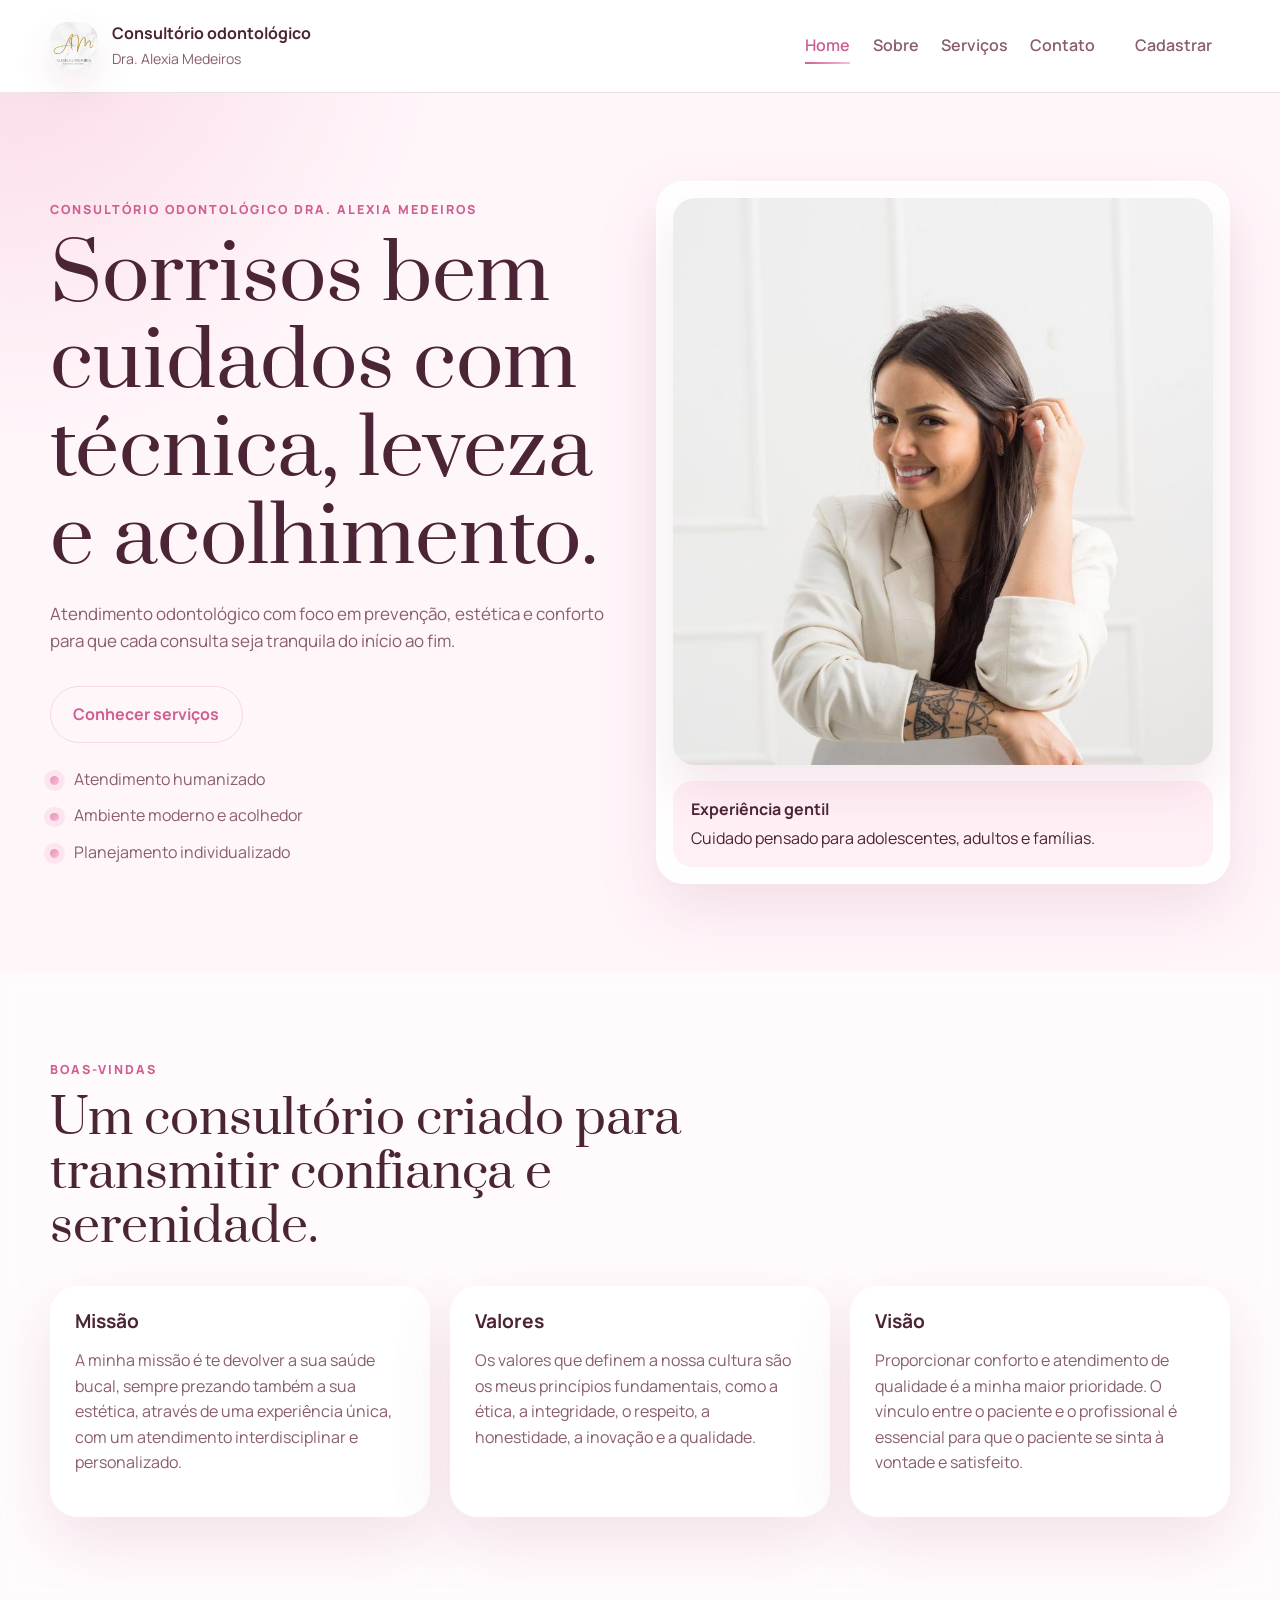
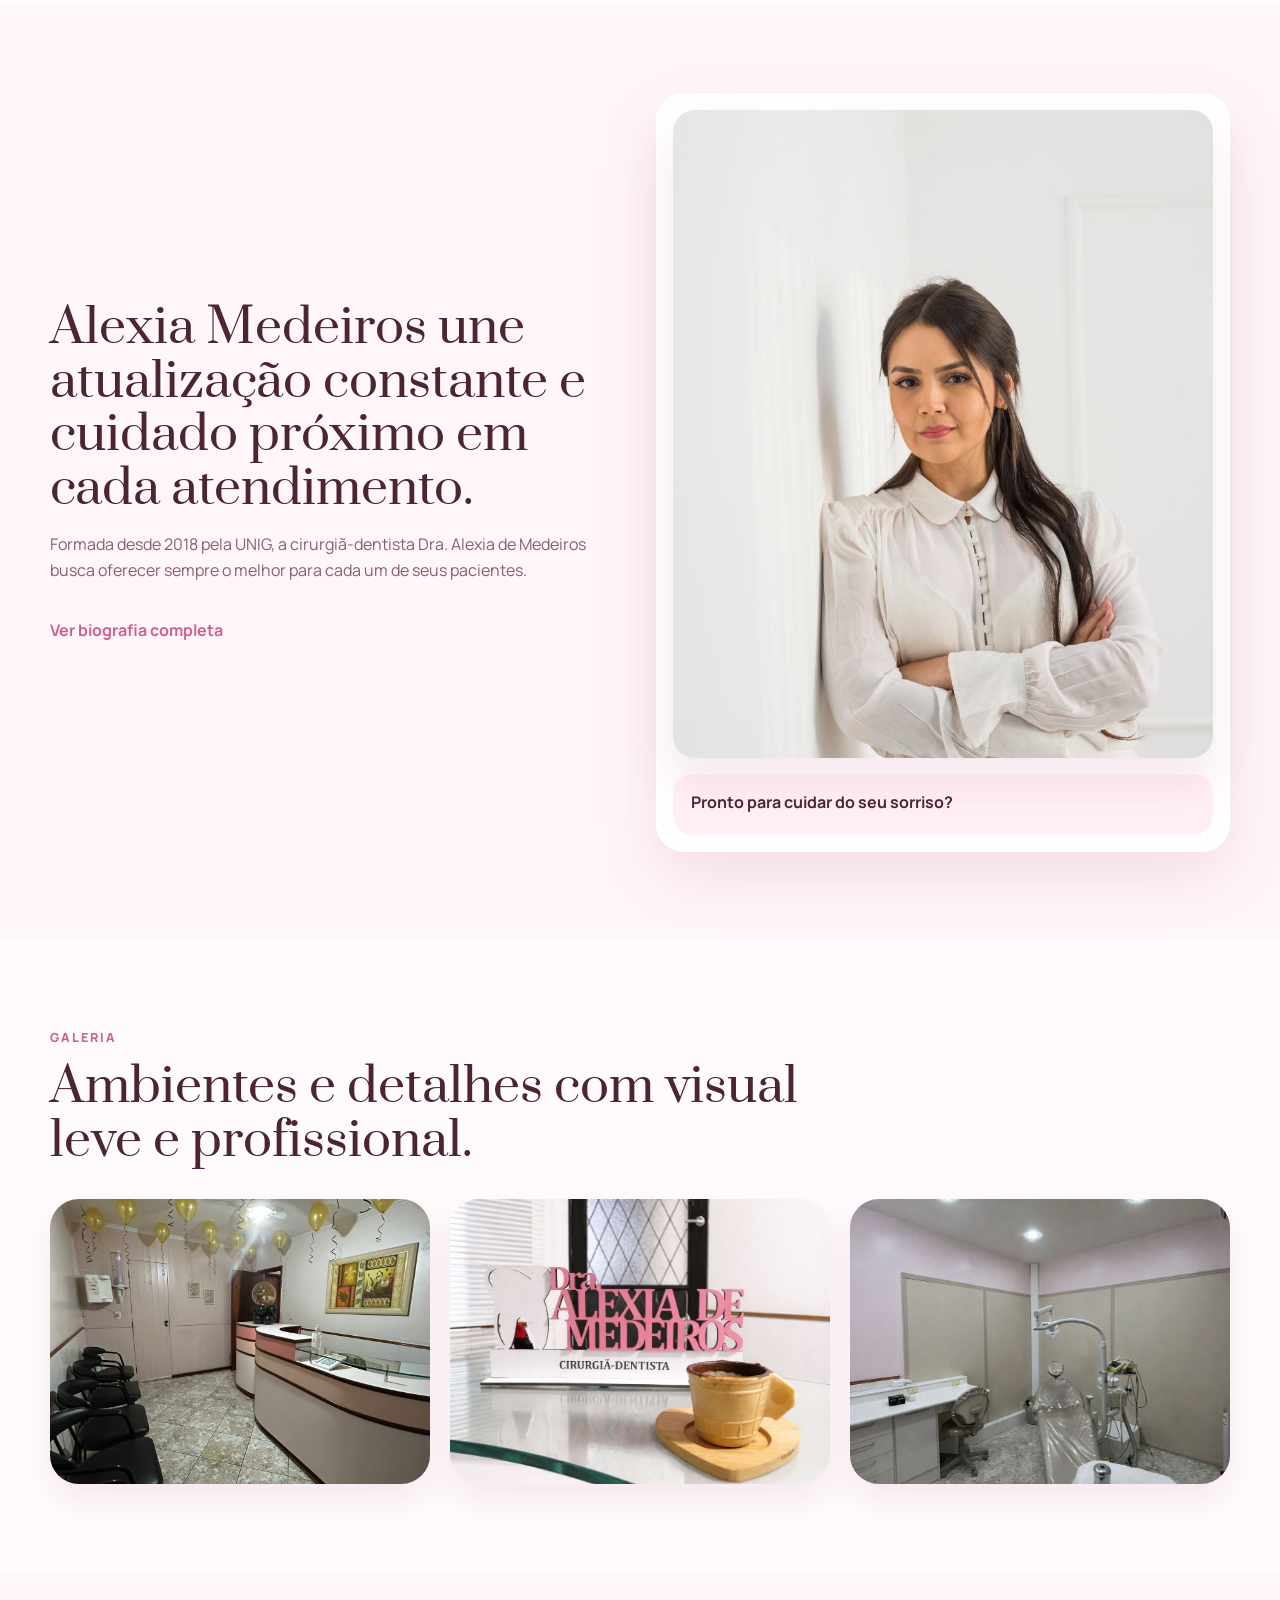
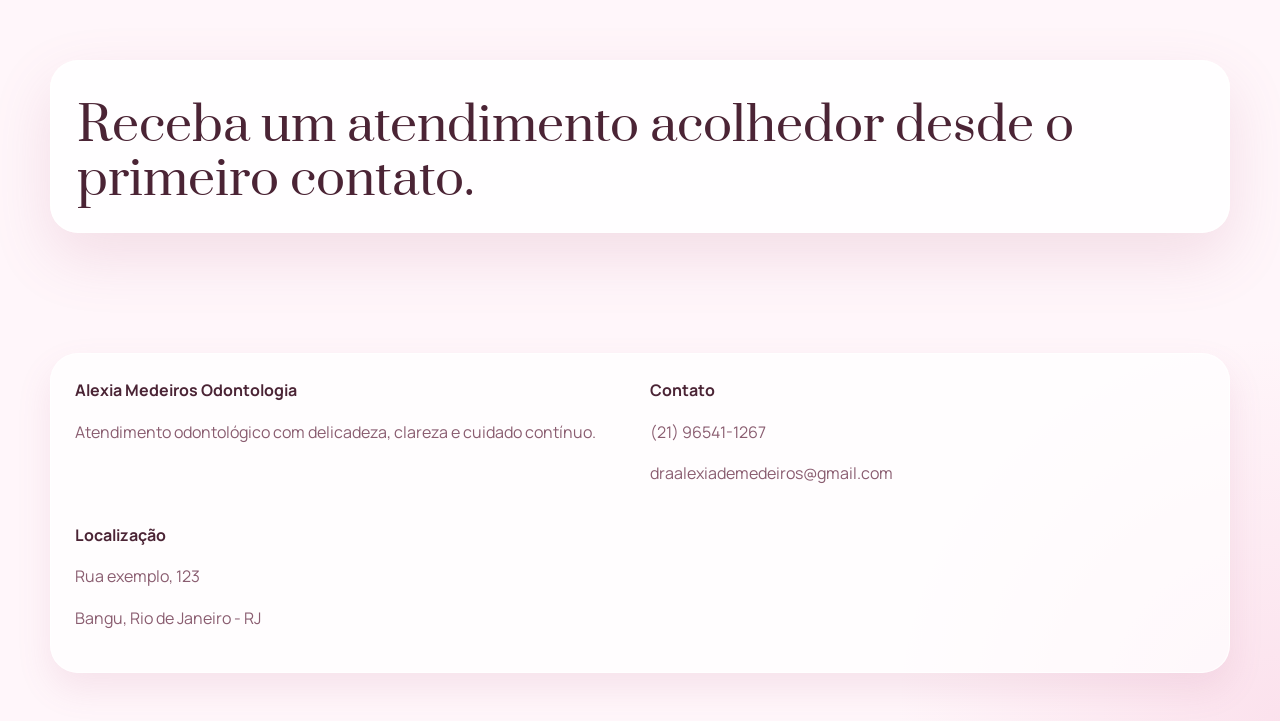
<file: index.html>
<!DOCTYPE html>
<html lang="pt-BR">
<head>
  <meta charset="UTF-8">
  <meta name="viewport" content="width=device-width, initial-scale=1.0">
  <meta name="description" content="Alexa Medeiros Odontologia com atendimento humanizado, estrutura acolhedora e soluções modernas para o seu sorriso.">
  <title>Alexia Medeiros Odontologia</title>
  <link rel="preconnect" href="https://fonts.googleapis.com">
  <link rel="preconnect" href="https://fonts.gstatic.com" crossorigin>
  <link href="https://fonts.googleapis.com/css2?family=Manrope:wght@400;500;600;700;800&family=Prata&display=swap" rel="stylesheet">
 <link rel="stylesheet" href="css/style.css">
</head>
<body data-page="home">
  <header class="site-header">
    <div class="container nav-shell">
      <a class="brand" href="index.html" aria-label="Alexa Medeiros Odontologia">
        <img src="images/alexialogo.jpeg" alt="AM" class="brand-mark">
        <span class="brand-text">
          <strong>Consultório odontológico</strong>
          <span>Dra. Alexia Medeiros</span>
        </span>
      </a>
      <button class="nav-toggle" type="button" aria-expanded="false" aria-controls="site-nav" aria-label="Abrir menu">
        <span></span>
        <span></span>
      </button>
      <nav class="site-nav" id="site-nav" aria-label="Principal">
        <a href="index.html" data-nav="home">Home</a>
        <a href="sobre.html" data-nav="sobre">Sobre</a>
        <a href="servicos.html" data-nav="servicos">Serviços</a>
        <a href="contato.html" data-nav="contato">Contato</a>
        <a href="cadastro.html" data-nav="cadastro" class="button--nav">Cadastrar</a>
      </nav>
    </div>
  </header>

  <main>
    <section class="hero section">
      <div class="container hero-grid">
        <div class="hero-copy reveal">
          <p class="eyebrow">Consultório odontológico Dra. Alexia Medeiros</p>
          <h1>Sorrisos bem cuidados com técnica, leveza e acolhimento.</h1>
          <p class="lead">Atendimento odontológico com foco em prevenção, estética e conforto para que cada consulta seja tranquila do início ao fim.</p>
          <div class="hero-actions">
            <a class="button button--ghost" href="servicos.html">Conhecer serviços</a>
          </div>
          <ul class="hero-points">
            <li>Atendimento humanizado</li>
            <li>Ambiente moderno e acolhedor</li>
            <li>Planejamento individualizado</li>
          </ul>
        </div>
        <div class="hero-visual reveal reveal-delay">
          <div class="hero-card">
            <div class="image-frame image-frame--hero">
              <img src="images/dra.png" alt="Ilustração representando atendimento odontológico acolhedor.">
            </div>
            <div class="hero-badge">
              <strong>Experiência gentil</strong>
              <span>Cuidado pensado para adolescentes, adultos e famílias.</span>
            </div>
          </div>
        </div>
      </div>
    </section>

    <section class="section section-soft">
      <div class="container">
        <div class="section-heading reveal">
          <p class="eyebrow">Boas-vindas</p>
          <h2>Um consultório criado para transmitir confiança e serenidade.</h2>
        </div>
        <div class="feature-grid">
          <article class="feature-card reveal">
            <h3>Missão</h3>
            <p>A minha missão é te devolver a sua saúde bucal, sempre prezando também a sua estética, através de uma experiência única, com um atendimento interdisciplinar e personalizado.</p>
          </article>
          <article class="feature-card reveal">
            <h3>Valores</h3>
            <p>Os valores que definem a nossa cultura são os meus princípios fundamentais, como a ética, a integridade, o respeito, a honestidade, a inovação e a qualidade.</p>
          </article>
          <article class="feature-card reveal">
            <h3>Visão</h3>
            <p>Proporcionar conforto e atendimento de qualidade é a minha maior prioridade.
O vínculo entre o paciente e o profissional é essencial para que o paciente se sinta à vontade e satisfeito.</p>
          </article>
        </div>
      </div>
    </section>

    <section class="section">
      <div class="container split-layout">
        <div class="reveal">
         
          <h2>Alexia Medeiros une atualização constante e cuidado próximo em cada atendimento.</h2>
          <p>Formada desde 2018 pela UNIG, a cirurgiã-dentista Dra. Alexia de Medeiros busca oferecer sempre o melhor para cada um de seus pacientes.</p>
          <a class="text-link" href="sobre.html">Ver biografia completa</a>
        </div>
        <div class="portrait-panel reveal reveal-delay">
          <div class="image-frame image-frame--portrait">
            <img src="images/alexiaparede.jpeg" alt="Espaço reservado para foto profissional da dentista Alexa Medeiros.">
          </div>
          <div class="portrait-note">
            <strong>Pronto para cuidar do seu sorriso?</strong>
            <span></span>
          </div>
        </div>
      </div>
    </section>
<section class="section section-soft">
  <div class="container">
    <div class="section-heading reveal">
      <p class="eyebrow">Galeria</p>
      <h2>Ambientes e detalhes com visual leve e profissional.</h2>
    </div>

    <div class="gallery-grid">
      <figure class="gallery-card reveal">
        <img src="images/recepção.jpeg" alt="Consultório odontológico clean">
      </figure>

      <figure class="gallery-card reveal">
        <img src="images/testee.jpeg" alt="Atendimento odontológico humanizado">
      </figure>

      <figure class="gallery-card reveal">
        <img src="images/sala.jpeg" alt="Equipamentos modernos">
      </figure>
    </div>

  </div>
</section>

    <section class="section">
        <div class="container cta-band reveal">
        <div>
          <p class="eyebrow"></p>
          <h2>Receba um atendimento acolhedor desde o primeiro contato.</h2>
        </div>
      </div>
    </section>
  </main>

  <footer class="site-footer">
    <div class="container footer-grid">
      <div>
        <strong>Alexia Medeiros Odontologia</strong>
        <p>Atendimento odontológico com delicadeza, clareza e cuidado contínuo.</p>
      </div>
      <div>
        <strong>Contato</strong>
        <p>(21) 96541-1267</p>
        <p>Draalexiademedeiros@gmail.com</p>
      </div>
      <div>
        <strong>Localização</strong>
        <p>Rua exemplo, 123</p>
        <p>Bangu, Rio de Janeiro - RJ</p>
      </div>
    </div>
  </footer>
<script src="js/site-config.js"></script>
<script src="js/script.js"></script>
</body>
</html>
</file>
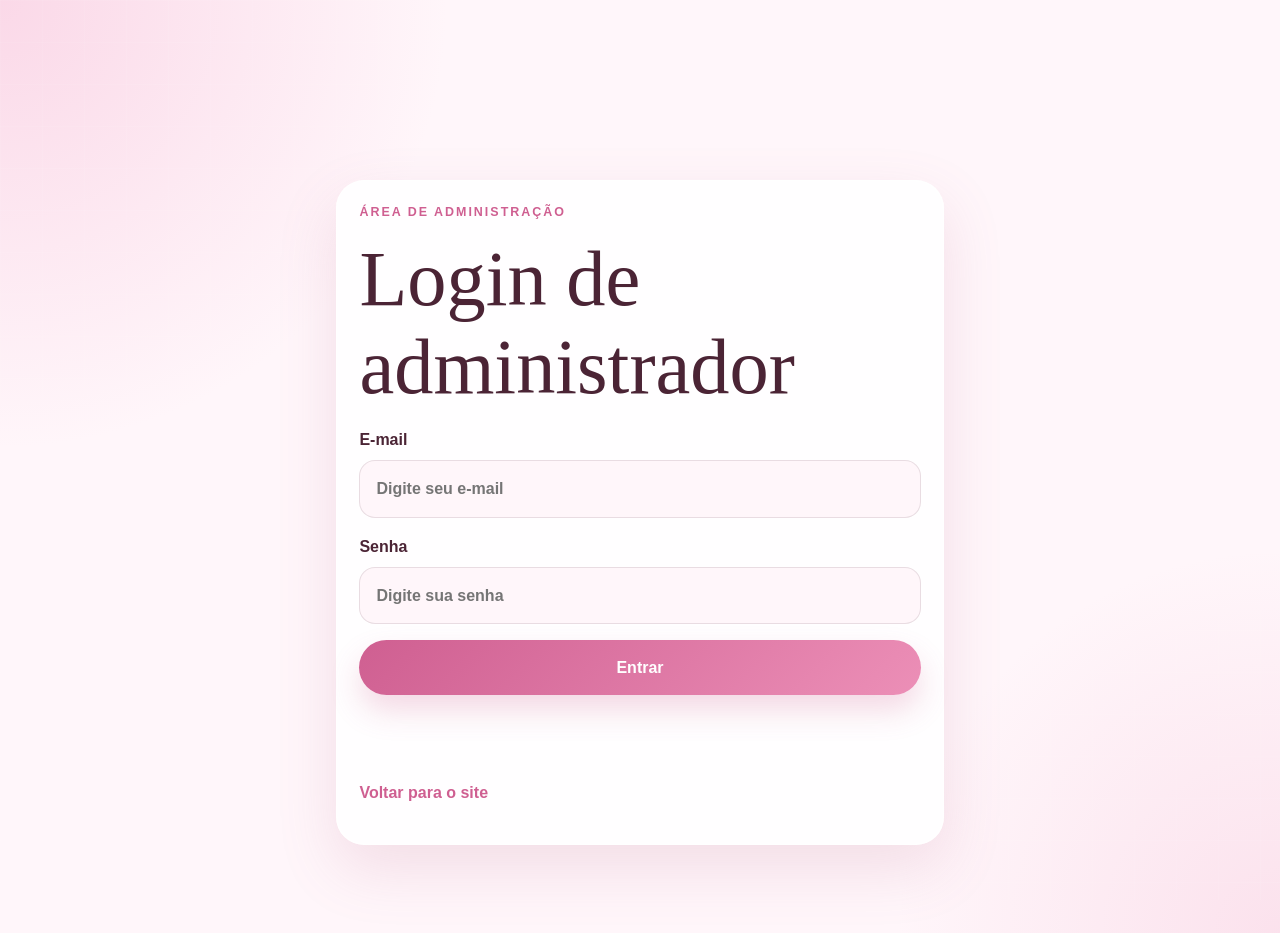
<file: admin.html>
<!DOCTYPE html>
<html lang="pt-BR">
<head>
  <meta charset="utf-8">
  <meta name="viewport" content="width=device-width,initial-scale=1">
  <title>Painel Administrativo</title>
  <link rel="stylesheet" href="css/admin.css">
  <link rel="stylesheet" href="css/style.css">
</head>
<body data-page="admin">
  <div class="admin-shell">
    <aside class="admin-sidebar">
      <div class="admin-brand">
        <strong>Painel</strong>
      </div>
      <nav>
        <button type="button" class="sidebar-link" data-section="dashboard">Dashboard</button>
        <button type="button" class="sidebar-link" data-section="patients">Pacientes Cadastrados</button>
        <button type="button" class="sidebar-link" data-section="appointments">Agendamentos</button>
        <button type="button" class="sidebar-link" data-section="site">Editar Site</button>
        <button type="button" class="sidebar-link" data-section="settings">Configurações</button>
      </nav>
      <div class="sidebar-footer">
        <button id="admin-logout" class="sidebar-link">Sair</button>
      </div>
    </aside>
    <main class="admin-main">
      <header class="admin-header">
        <div>
          <h1>Admin</h1>
        </div>
        <div class="admin-meta">
          <span id="current-user-role"></span>
        </div>
      </header>
      <div id="admin-content" class="admin-content"></div>
    </main>
  </div>

  <script src="js/site-config.js"></script>
  <script src="js/app.js"></script>
  <script src="js/admin.js"></script>
</body>
</html>
</file>
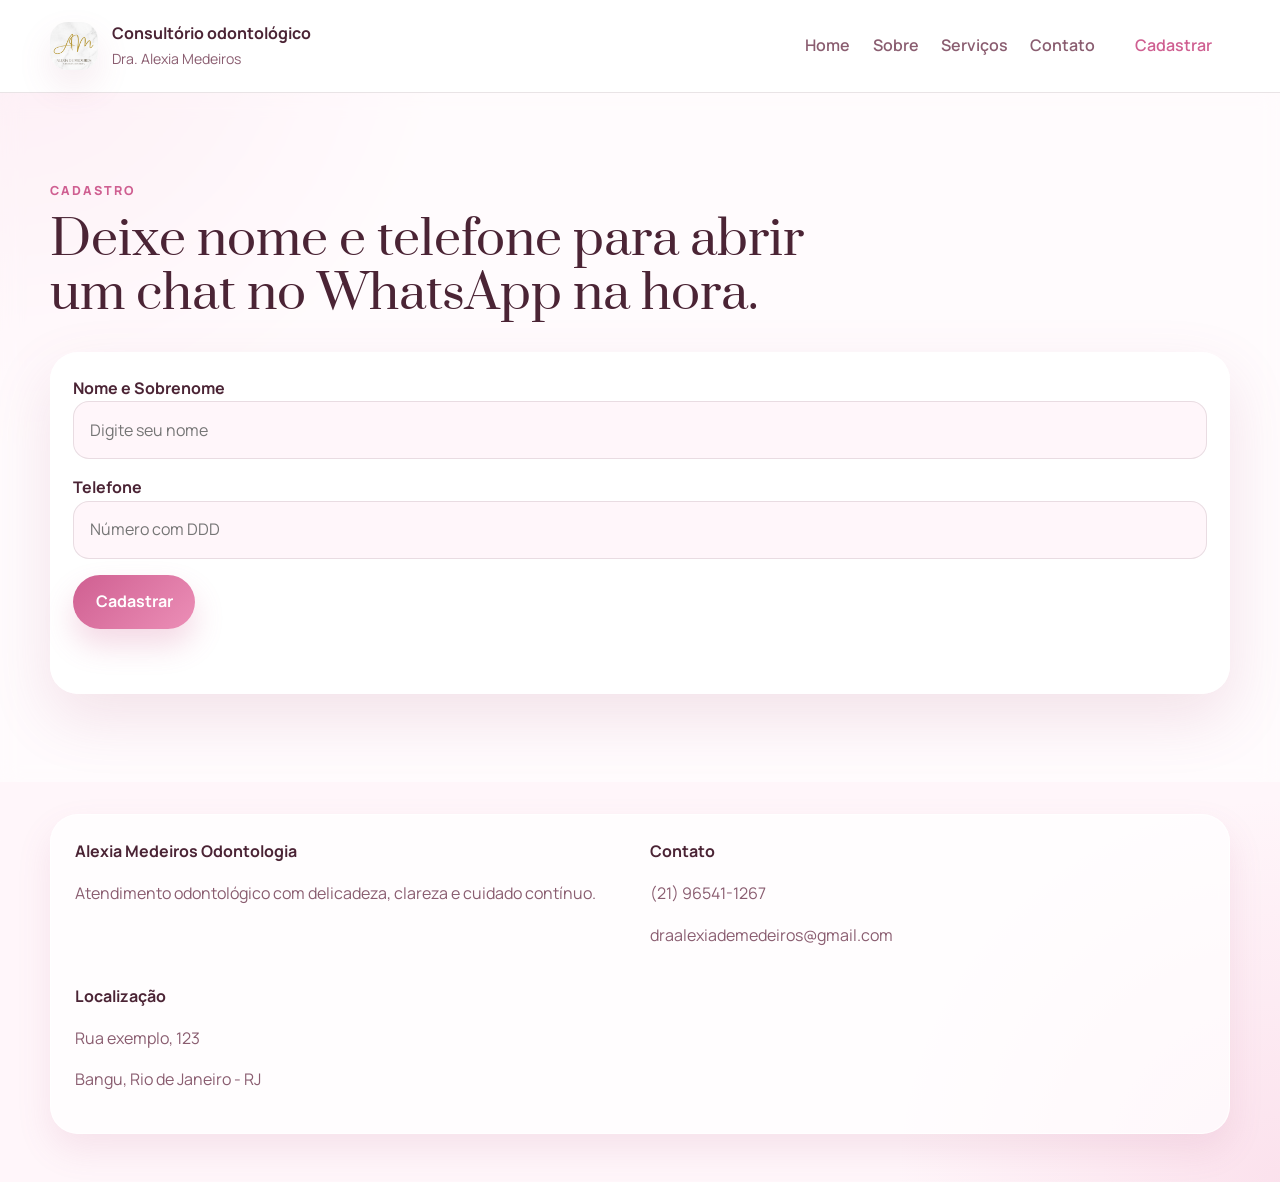
<file: cadastro.html>
<!DOCTYPE html>
<html lang="pt-BR">
<head>
  <meta charset="UTF-8">
  <meta name="viewport" content="width=device-width, initial-scale=1.0">
  <meta name="description" content="Cadastro rápido para receber mensagem no WhatsApp assim que você se cadastrar.">
  <title>Cadastro — Alexia Medeiros Odontologia</title>
  <link rel="preconnect" href="https://fonts.googleapis.com">
  <link rel="preconnect" href="https://fonts.gstatic.com" crossorigin>
  <link href="https://fonts.googleapis.com/css2?family=Manrope:wght@400;500;600;700;800&family=Prata&display=swap" rel="stylesheet">
  <link rel="stylesheet" href="css/style.css">
</head>
<body data-page="cadastro">
  <header class="site-header">
    <div class="container nav-shell">
      <a class="brand" href="index.html" aria-label="Alexa Medeiros Odontologia">
        <img src="images/alexialogo.jpeg" alt="AM" class="brand-mark">
        <span class="brand-text">
          <strong>Consultório odontológico</strong>
          <span>Dra. Alexia Medeiros</span>
        </span>
      </a>
      <button class="nav-toggle" type="button" aria-expanded="false" aria-controls="site-nav" aria-label="Abrir menu">
        <span></span>
        <span></span>
      </button>
      <nav class="site-nav" id="site-nav" aria-label="Principal">
        <a href="index.html" data-nav="home">Home</a>
        <a href="sobre.html" data-nav="sobre">Sobre</a>
        <a href="servicos.html" data-nav="servicos">Serviços</a>
        <a href="contato.html" data-nav="contato">Contato</a>
        <a href="cadastro.html" data-nav="cadastro" class="button--nav">Cadastrar</a>
      </nav>
    </div>
  </header>

  <main>
    <section class="section section-soft">
      <div class="container">
        <div class="section-heading reveal">
          <p class="eyebrow">Cadastro</p>
          <h2>Deixe nome e telefone para abrir um chat no WhatsApp na hora.</h2>
        </div>

        <div class="form-card reveal">
          <form id="cadastro-form" class="site-form">
            <div class="field">
              <label for="cadastro-nome">Nome e Sobrenome</label>
              <input id="cadastro-nome" name="nome" type="text" required placeholder="Digite seu nome">
            </div>
            <div class="field">
              <label for="cadastro-telefone">Telefone</label>
              <input id="cadastro-telefone" name="telefone" type="tel" required placeholder="Número com DDD">
            </div>
            <div class="field">
              <button type="submit" class="button">Cadastrar</button>
            </div>
            <p id="cadastro-feedback" class="form-feedback"></p>
          </form>

        
        </div>
      </div>
    </section>
  </main>

  <footer class="site-footer">
    <div class="container footer-grid">
      <div>
        <strong>Alexia Medeiros Odontologia</strong>
        <p>Atendimento odontológico com delicadeza, clareza e cuidado contínuo.</p>
      </div>
      <div>
        <strong>Contato</strong>
        <p>(21) 96541-1267</p>
        <p>draalexiademedeiros@gmail.com</p>
      </div>
      <div>
        <strong>Localização</strong>
        <p>Rua exemplo, 123</p>
        <p>Bangu, Rio de Janeiro - RJ</p>
      </div>
    </div>
  </footer>

  <script src="js/site-config.js"></script>
  <script src="js/script.js"></script>
</body>
</html>
</file>
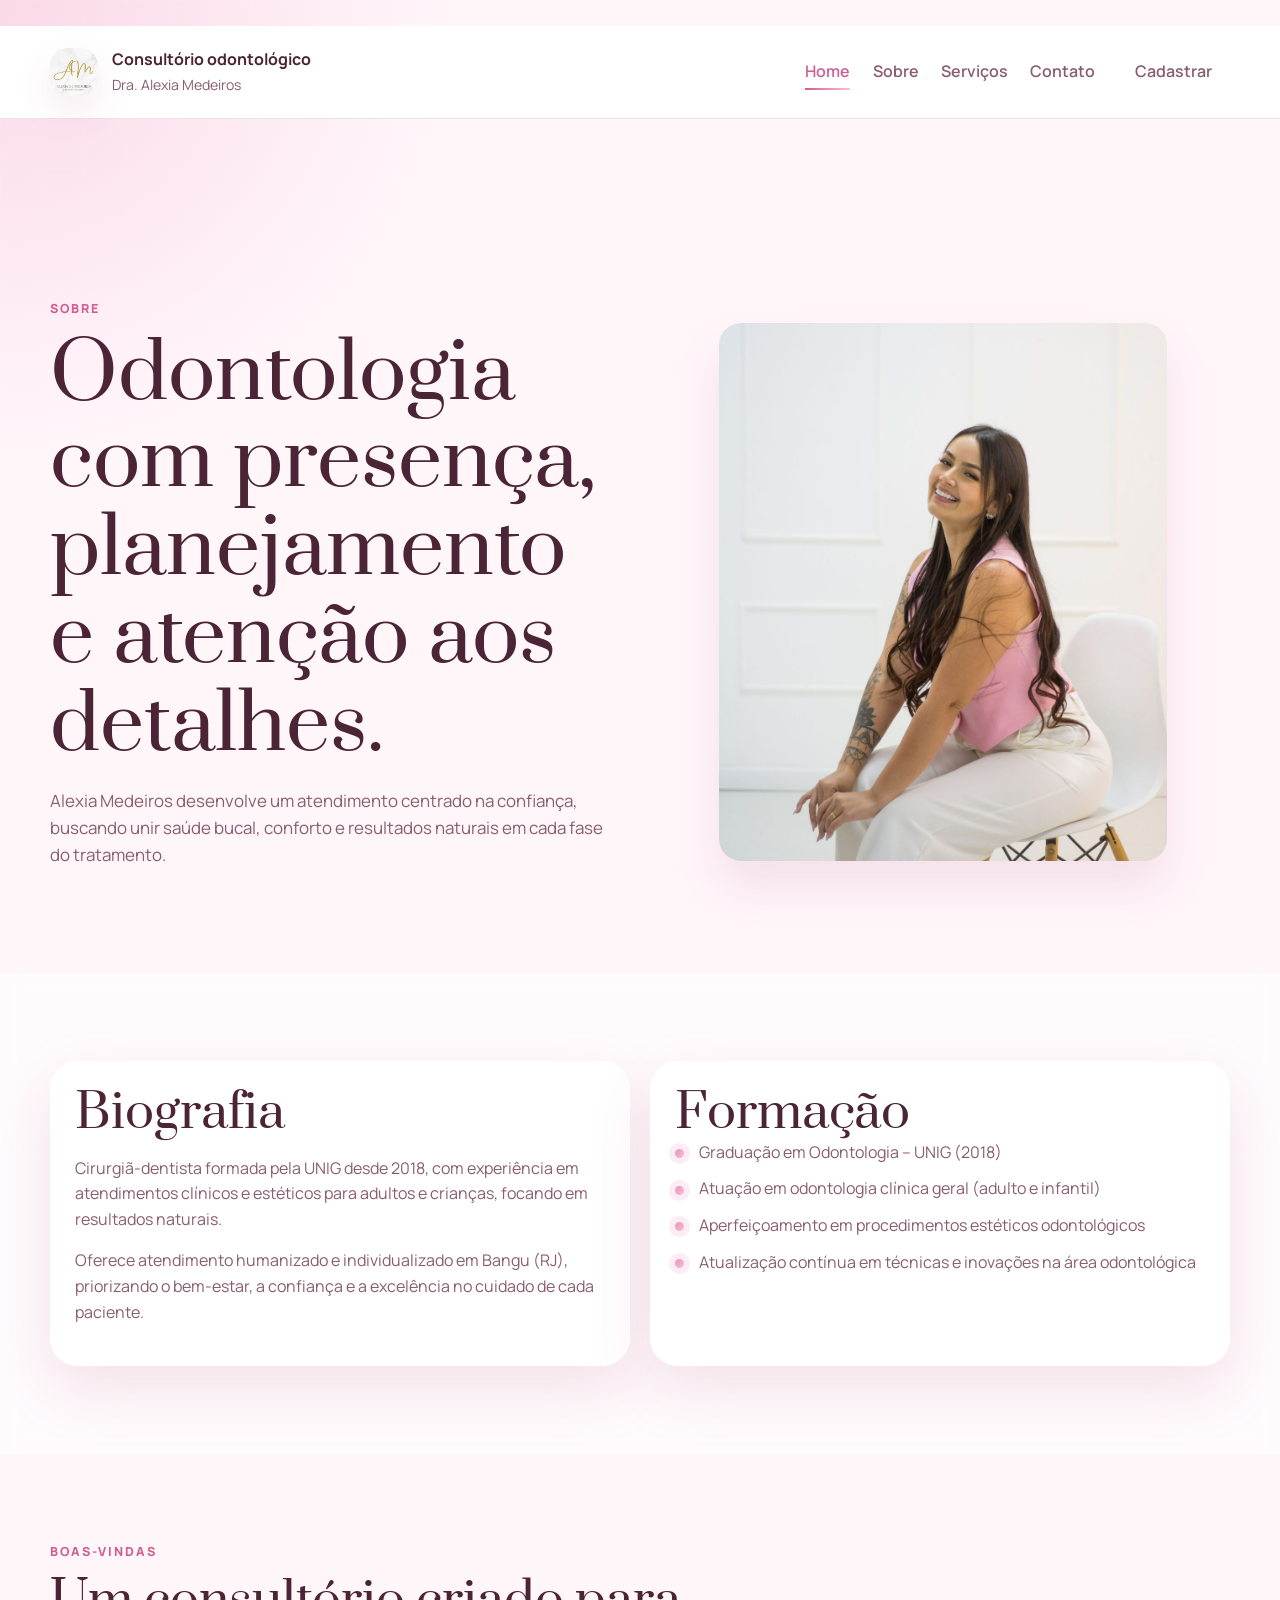
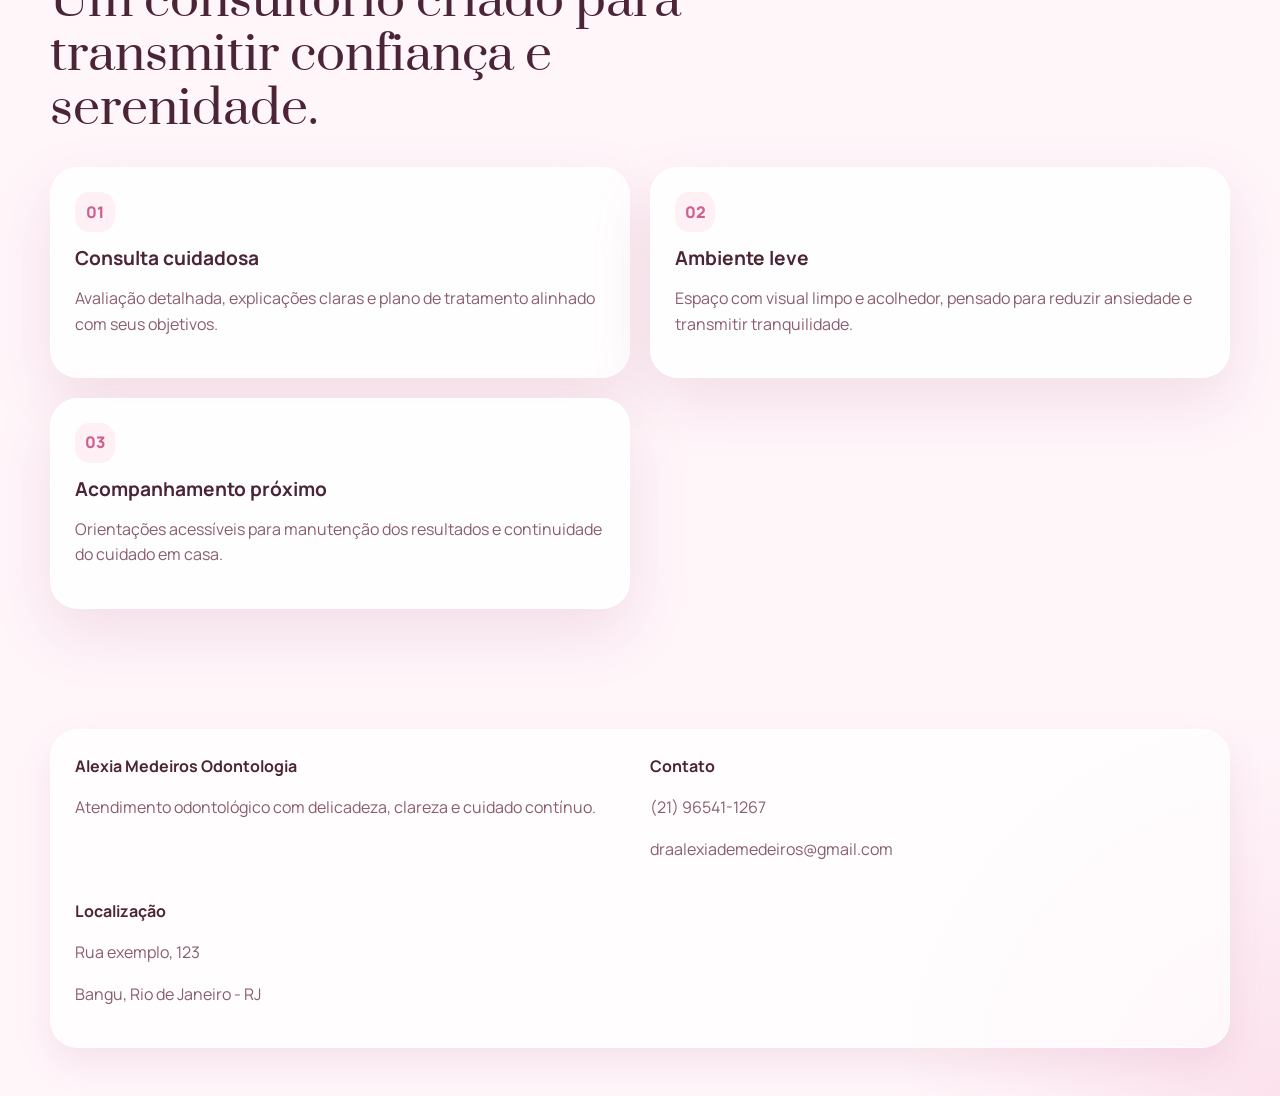
<file: consultorio.html>
﻿﻿﻿<!DOCTYPE html>
<html lang="pt-BR">
<head>
  <meta charset="UTF-8">
  <meta http-equiv="refresh" content="0; url=sobre.html">
  <meta name="viewport" content="width=device-width, initial-scale=1.0">
  <title>Redirecionando...</title>
  <script>window.location.replace('sobre.html');</script>
</head>
<body>
  <p>Redirecionando para <a href="sobre.html">sobre.html</a>...</p>
</body>
</html>
</file>
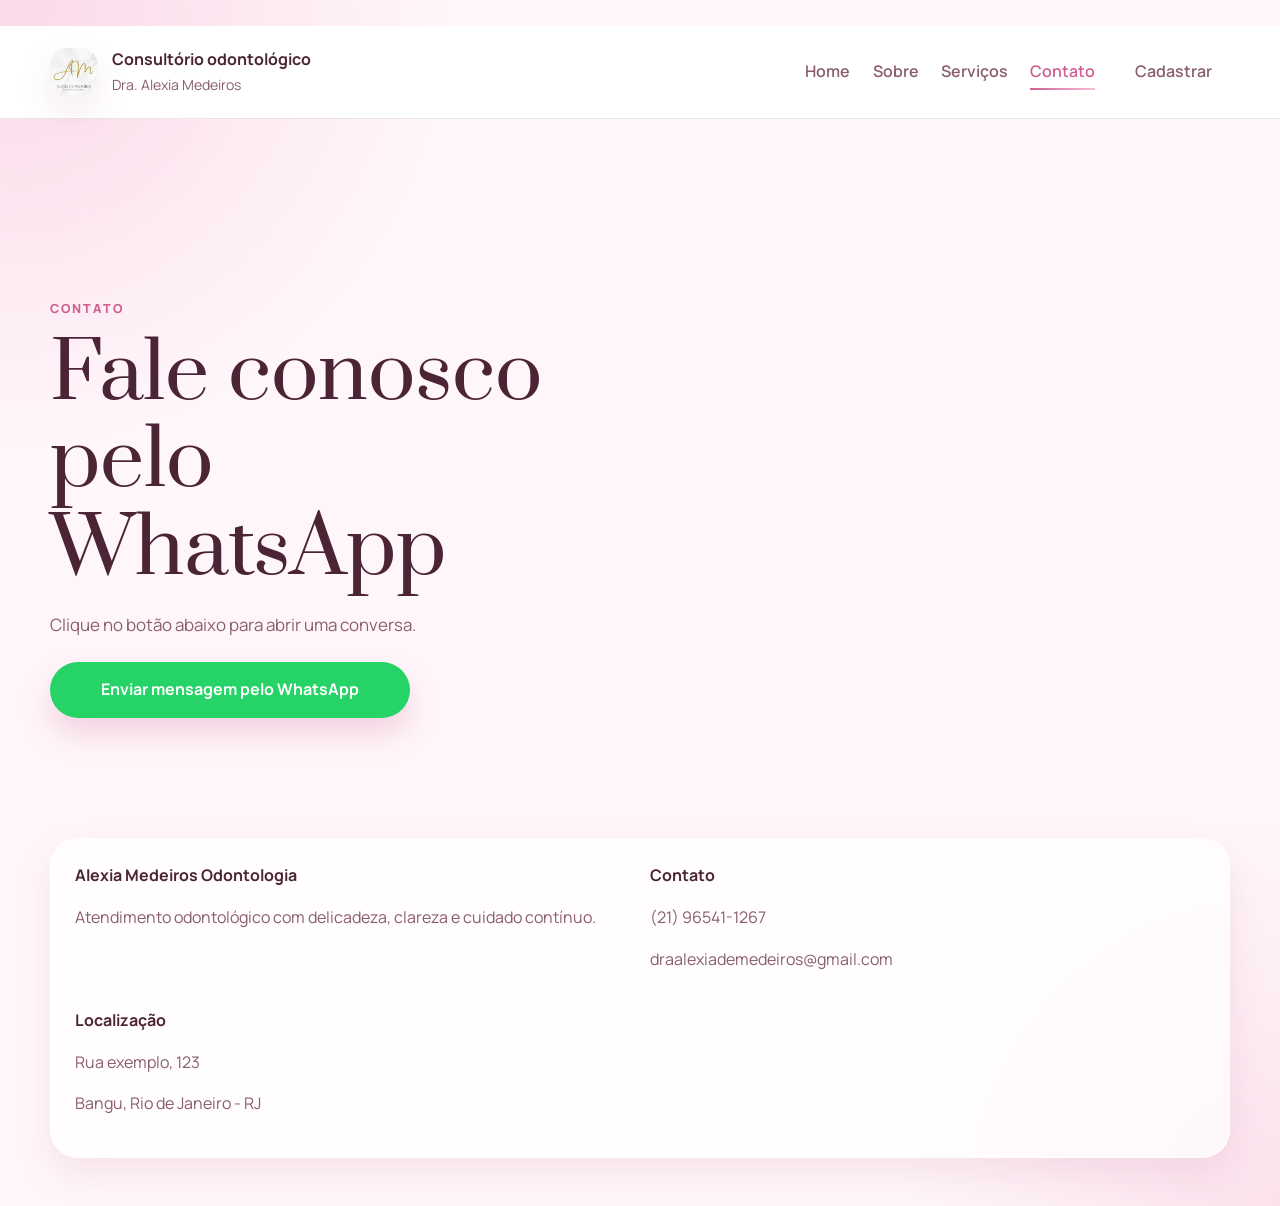
<file: contato.html>
﻿﻿<!DOCTYPE html>
<html lang="pt-BR">
<head>
  <meta charset="UTF-8">
  <meta name="viewport" content="width=device-width, initial-scale=1.0">
  <meta name="description" content="Alexa Medeiros Odontologia com atendimento humanizado, estrutura acolhedora e soluções modernas para o seu sorriso.">
  <title>Alexia Medeiros Odontologia</title>
  <link rel="preconnect" href="https://fonts.googleapis.com">
  <link rel="preconnect" href="https://fonts.gstatic.com" crossorigin>
  <link href="https://fonts.googleapis.com/css2?family=Manrope:wght@400;500;600;700;800&family=Prata&display=swap" rel="stylesheet">
 <link rel="stylesheet" href="css/style.css">
</head>
<body data-page="contato">
  <header class="site-header">
    <div class="container nav-shell">
      <a class="brand" href="index.html" aria-label="Alexa Medeiros Odontologia">
         <img src="images/alexialogo.jpeg" alt="AM" class="brand-mark">
        <span class="brand-text">
          <strong>Consultório Odontológico</strong>
          <span>Dra.Alexa Medeiros</span>
        </span>
      </a>
      <button class="nav-toggle" type="button" aria-expanded="false" aria-controls="site-nav" aria-label="Abrir menu">
        <span></span>
        <span></span>
      </button>
      <nav class="site-nav" id="site-nav" aria-label="Principal">
        <a href="index.html" data-nav="home">Home</a>
        <a href="sobre.html" data-nav="sobre">Sobre</a>
        <a href="servicos.html" data-nav="servicos">Serviços</a>
        <a href="contato.html" data-nav="contato">Contato</a>
        <a href="cadastro.html" data-nav="cadastro" class="button--nav">Cadastrar</a>
      </nav>
    </div>
  </header>

  <main class="page-main">
    <section class="section page-hero">
      <div class="container contact-layout">
        <div class="reveal">
          <p class="eyebrow">Contato</p>
          <h1>Fale conosco pelo WhatsApp</h1>
          <p class="lead">Clique no botão abaixo para abrir uma conversa.</p>
          <div style="margin-top:1.5rem; max-width:360px;">
            <a class="button button--whatsapp" href="https://wa.me/5521965411267" target="_blank" rel="noopener noreferrer">Enviar mensagem pelo WhatsApp</a>
          </div>
        </div>
      </div>
    </section>
  </main>

  <footer class="site-footer">
    <div class="container footer-grid">
      <div>
        <strong>Alexia Medeiros Odontologia</strong>
        <p>Atendimento odontológico com delicadeza, clareza e cuidado contínuo.</p>
      </div>
      <div>
        <strong>Contato</strong>
        <p>(21) 96541-1267</p>
        <p>draalexiademedeiros@gmail.com</p>
      </div>
      <div>
        <strong>Localização</strong>
        <p>Rua exemplo, 123</p>
        <p>Bangu, Rio de Janeiro - RJ</p>
      </div>
    </div>
  </footer>

  <script src="js/site-config.js"></script>
  <script src="js/script.js"></script>
</body>
</html>
</file>
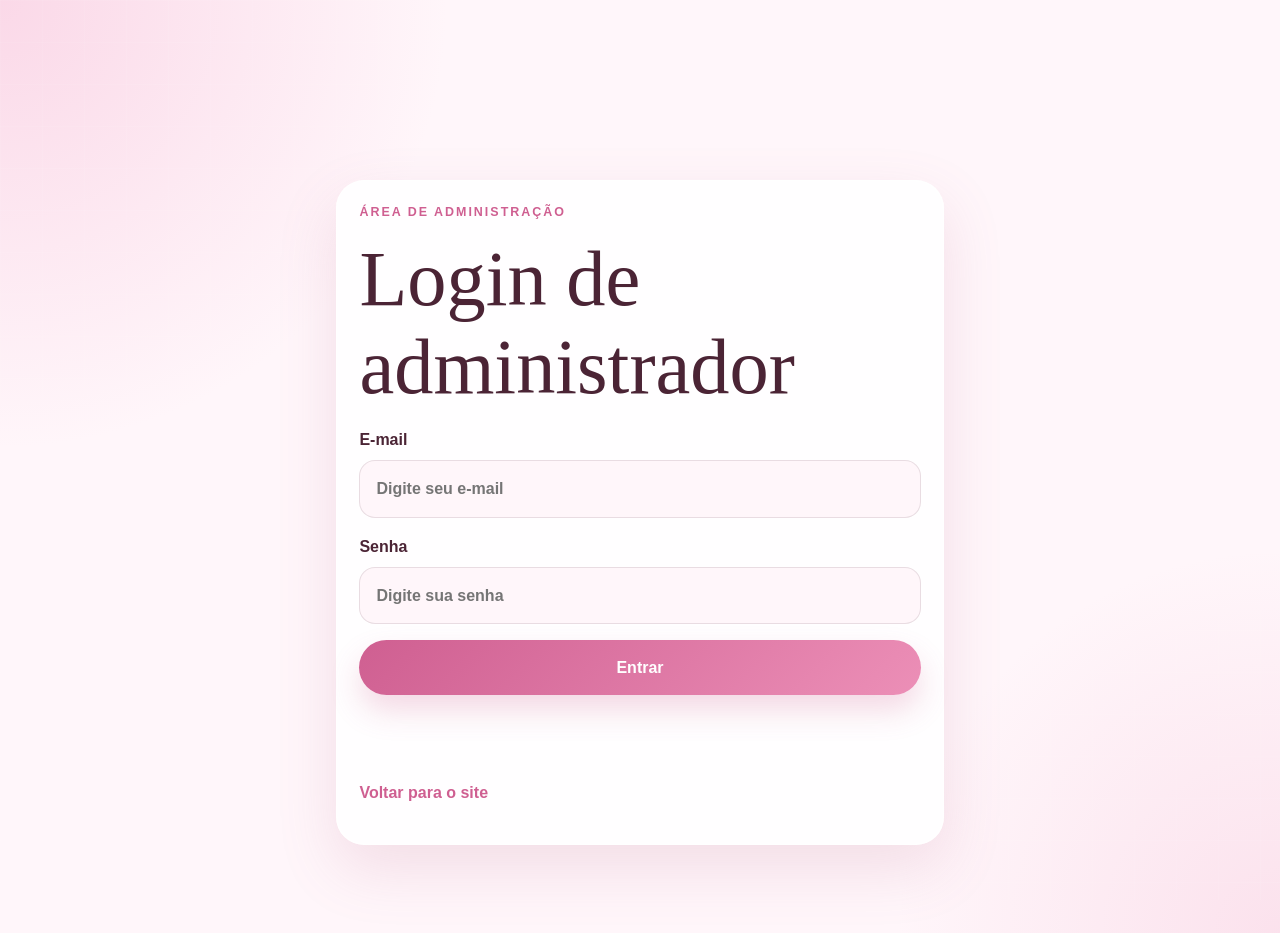
<file: login.html>
﻿<!DOCTYPE html>
<html lang="pt-BR">
<head>
  <meta charset="UTF-8">
  <meta name="viewport" content="width=device-width, initial-scale=1.0">
  <title>Login Administrativo | Alexa Medeiros Odontologia</title>
  <link rel="stylesheet" href="css/style.css">
</head>
<body data-page="login">
  <main class="page-main">
    <section class="section">
      <div class="container">
        <div class="form-card" style="max-width: 38rem; margin: 0 auto;">
          <p class="eyebrow">Área de Administração</p>
          <h1 style="margin-bottom: 1rem;">Login de administrador</h1>
          <form id="login-form" class="site-form" novalidate>
            <label>
              E-mail
              <input type="email" name="email" placeholder="Digite seu e-mail" required>
            </label>
            <label>
              Senha
              <input type="password" name="senha" placeholder="Digite sua senha" required>
            </label>
            <button class="button" type="submit">Entrar</button>
            <p id="retorno-login" class="form-feedback" aria-live="polite"></p>
          </form>
          <p style="margin-top: 1.5rem;"><a class="text-link" href="index.html">Voltar para o site</a></p>
        </div>
      </div>
    </section>
  </main>

  <script src="js/site-config.js"></script>
  <script src="js/app.js"></script>
</body>
</html>
</file>
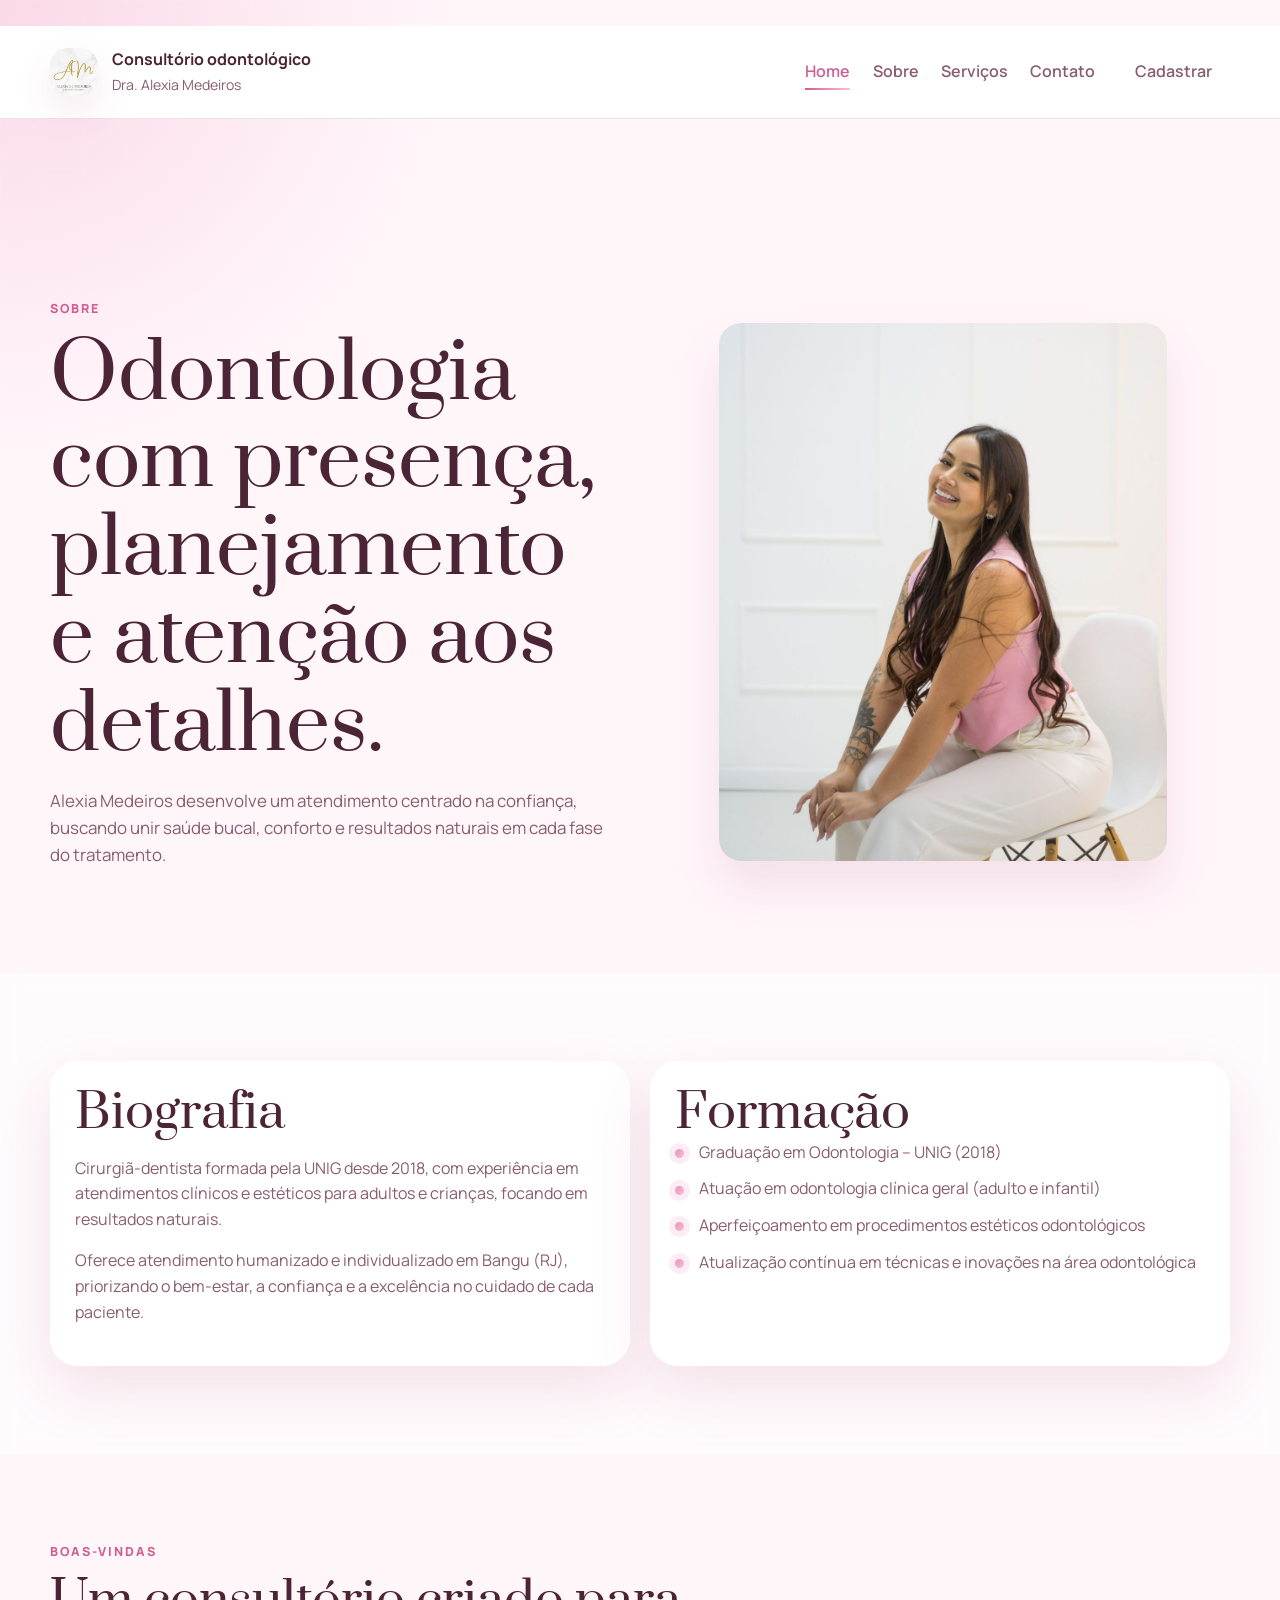
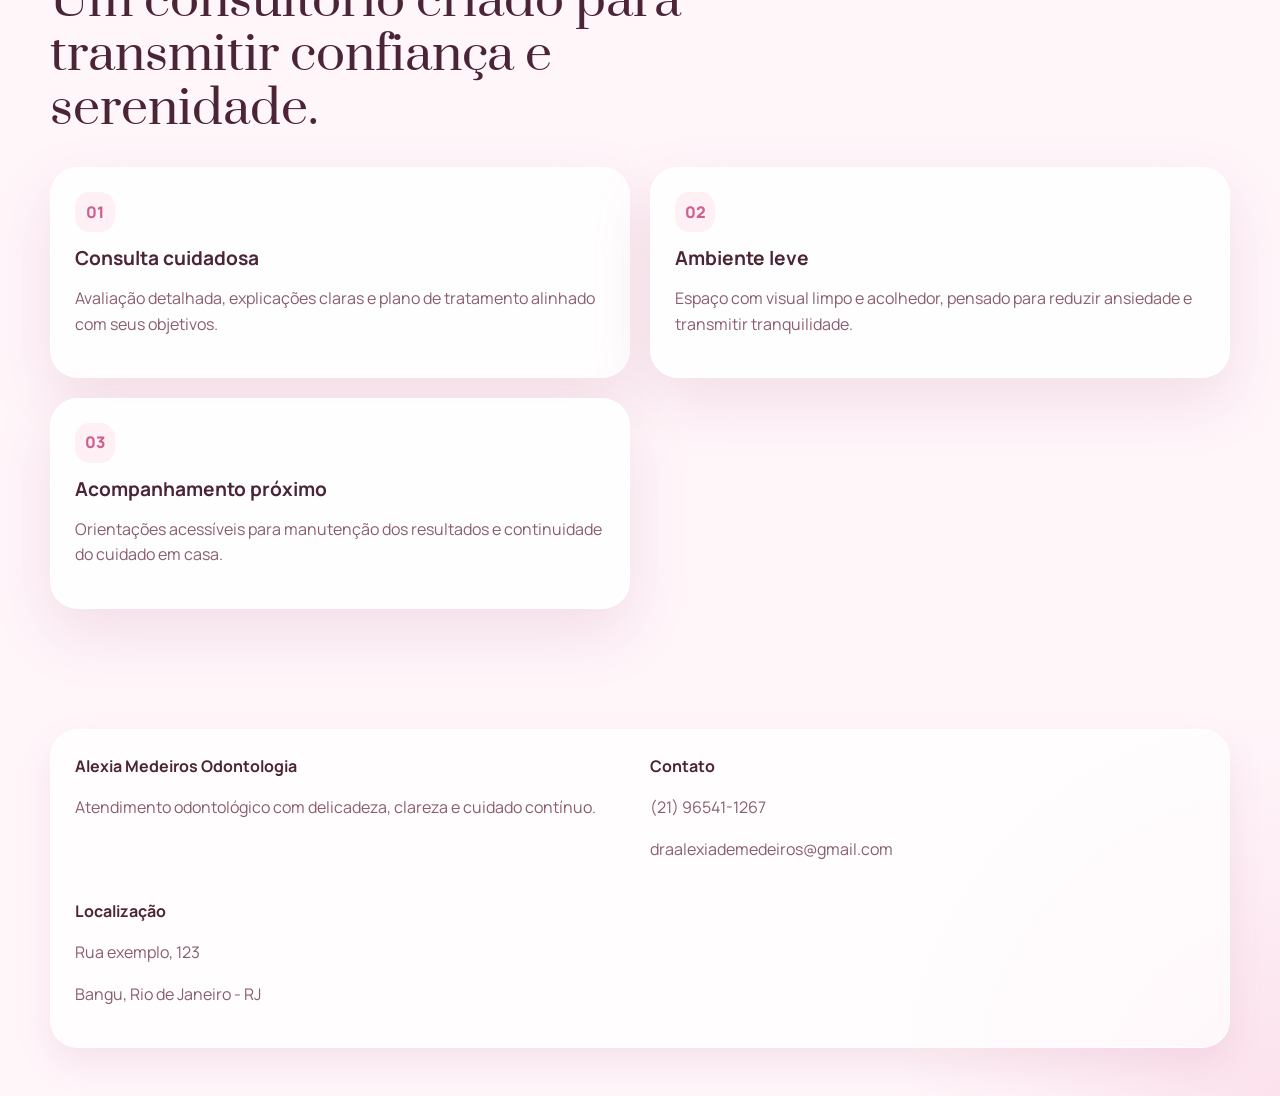
<file: sobre.html>
﻿﻿﻿<!DOCTYPE html>
<html lang="pt-BR">
<head>
  <meta charset="UTF-8">
  <meta name="viewport" content="width=device-width, initial-scale=1.0">
  <meta name="description" content="Alexa Medeiros Odontologia com atendimento humanizado, estrutura acolhedora e soluções modernas para o seu sorriso.">
  <title>Alexia Medeiros Odontologia</title>
  <link rel="preconnect" href="https://fonts.googleapis.com">
  <link rel="preconnect" href="https://fonts.gstatic.com" crossorigin>
  <link href="https://fonts.googleapis.com/css2?family=Manrope:wght@400;500;600;700;800&family=Prata&display=swap" rel="stylesheet">
 <link rel="stylesheet" href="css/style.css">
</head>
<body data-page="home">
  <header class="site-header">
    <div class="container nav-shell">
      <a class="brand" href="index.html" aria-label="Alexa Medeiros Odontologia">
        <img src="images/alexialogo.jpeg" alt="AM" class="brand-mark">
        <span class="brand-text">
          <strong>Consultório odontológico</strong>
          <span>Dra. Alexia Medeiros</span>
        </span>
      </a>
      <button class="nav-toggle" type="button" aria-expanded="false" aria-controls="site-nav" aria-label="Abrir menu">
        <span></span>
        <span></span>
      </button>
      <nav class="site-nav" id="site-nav" aria-label="Principal">
        <a href="index.html" data-nav="home">Home</a>
        <a href="sobre.html" data-nav="sobre">Sobre</a>
        <a href="servicos.html" data-nav="servicos">Serviços</a>
        <a href="contato.html" data-nav="contato">Contato</a>
        <a href="cadastro.html" data-nav="cadastro" class="button--nav">Cadastrar</a>
      </nav>
    </div>
  </header>

  <main class="page-main">
    <section class="section page-hero">
      <div class="container page-hero__grid">
        <div class="reveal">
          <p class="eyebrow">Sobre</p>
          <h1>Odontologia com presença, planejamento e atenção aos detalhes.</h1>
          <p class="lead">Alexia Medeiros desenvolve um atendimento centrado na confiança, buscando unir saúde bucal, conforto e resultados naturais em cada fase do tratamento.</p>
        </div>
        <div class="reveal reveal-delay">
          <div class="image-frame image-frame--portrait image-frame--large">
            <img src="images/alexiasentadarindo.jpeg" alt="Espaço reservado para a foto da dentista Alexa Medeiros com moldura profissional.">
          </div>
        </div>
      </div>
    </section>

    <section class="section section-soft">
      <div class="container info-columns">
        <article class="info-card reveal">
          <h2>Biografia</h2>
          <p>Cirurgiã-dentista formada pela UNIG desde 2018, com experiência em atendimentos clínicos e estéticos para adultos e crianças, focando em resultados naturais.</p>
          <p>Oferece atendimento humanizado e individualizado em Bangu (RJ), priorizando o bem-estar, a confiança e a excelência no cuidado de cada paciente.</p>
        </article>
        <article class="info-card reveal">
          <h2>Formação</h2>
          <ul class="check-list">
            <li>Graduação em Odontologia – UNIG (2018)</li>
            <li>Atuação em odontologia clínica geral (adulto e infantil)</li>
            <li>Aperfeiçoamento em procedimentos estéticos odontológicos</li>
            <li>Atualização contínua em técnicas e inovações na área odontológica</li>
          </ul>
        </article>
      </div>
    </section>

    <section class="section">
      <div class="container timeline">
        <div class="section-heading reveal">
          <p class="eyebrow">Diferenciais</p>
          <h2>Uma experiência pensada para acolher do primeiro contato ao pós-atendimento.</h2>
        </div>
        <div class="timeline-grid">
          <article class="timeline-card reveal">
            <span>01</span>
            <h3>Consulta cuidadosa</h3>
            <p>Avaliação detalhada, explicações claras e plano de tratamento alinhado com seus objetivos.</p>
          </article>
          <article class="timeline-card reveal">
            <span>02</span>
            <h3>Ambiente leve</h3>
            <p>Espaço com visual limpo e acolhedor, pensado para reduzir ansiedade e transmitir tranquilidade.</p>
          </article>
          <article class="timeline-card reveal">
            <span>03</span>
            <h3>Acompanhamento próximo</h3>
            <p>Orientações acessíveis para manutenção dos resultados e continuidade do cuidado em casa.</p>
          </article>
        </div>
      </div>
    </section>
  </main>

  <footer class="site-footer">
    <div class="container footer-grid">
      <div>
        <strong>Alexia Medeiros Odontologia</strong>
        <p>Atendimento odontológico com delicadeza, clareza e cuidado contínuo.</p>
      </div>
      <div>
        <strong>Contato</strong>
        <p>(21) 96541-1267</p>
        <p>contato@alexiamedeirosodonto.com.br</p>
      </div>
      <div>
        <strong>Localização</strong>
        <p>Rua das Flores, 123</p>
        <p>Bangu, Rio de Janeiro - RJ</p>
      </div>
    </div>
  </footer>

  <script src="js/site-config.js"></script>
  <script src="js/script.js"></script>
</body>
</html>
</file>
<file: css/style.css>
:root {
  --bg: #fff6fa;
  --surface: #ffffff;
  --surface-soft: #fff0f6;
  --text: #4b2435;
  --muted: #8a5d70;
  --line: rgba(75, 36, 53, 0.12);
  --primary: #ec8fb7;
  --primary-deep: #cf5f91;
  --accent: #f7c0d9;
  --shadow: 0 24px 60px rgba(181, 91, 132, 0.16);
  --shadow-soft: 0 16px 35px rgba(181, 91, 132, 0.12);
  --radius: 28px;
  --container: 1180px;
  --header-height: 92px;
}

body.theme-dark {
  --bg: #111116;
  --surface: #1c1c22;
  --surface-soft: #25252d;
  --text: #f1f1f7;
  --muted: #c4b8ca;
  --line: rgba(255, 255, 255, 0.08);
  --primary: #ec8fb7;
  --primary-deep: #cf5f91;
  --accent: #f7c0d9;
  --shadow: 0 24px 60px rgba(0, 0, 0, 0.35);
  --shadow-soft: 0 16px 35px rgba(0, 0, 0, 0.25);
}


* { box-sizing: border-box; }
html { scroll-behavior: smooth; }
body {
  margin: 0;
  min-width: 320px;
  font-family: "Manrope", sans-serif;
  color: var(--text);
  background:
    radial-gradient(circle at top left, rgba(247, 192, 217, 0.55), transparent 28rem),
    radial-gradient(circle at bottom right, rgba(236, 143, 183, 0.2), transparent 24rem),
    var(--bg);
  line-height: 1.6;
}
body::before {
  content: "";
  position: fixed;
  inset: 0;
  background-image: linear-gradient(rgba(255, 255, 255, 0.25) 1px, transparent 1px), linear-gradient(90deg, rgba(255, 255, 255, 0.25) 1px, transparent 1px);
  background-size: 42px 42px;
  opacity: 0.3;
  pointer-events: none;
  z-index: -1;
}
img { max-width: 100%; display: block; }
a { color: inherit; text-decoration: none; }
button, input, select, textarea { font: inherit; }
.container { width: min(calc(100% - 2rem), var(--container)); margin: 0 auto; }
.section { padding: 4.5rem 0; }
.section-soft { background: rgba(255, 255, 255, 0.56); backdrop-filter: blur(10px); }
.page-main { padding-top: var(--header-height); }
.site-header {
  position: sticky; top: 0; z-index: 20;
  background: var(--surface); backdrop-filter: blur(0);
  border-bottom: 1px solid var(--line);
}
.nav-shell { min-height: var(--header-height); display: flex; align-items: center; justify-content: space-between; gap: 1rem; }
.brand { display: inline-flex; align-items: center; gap: 0.9rem; min-width: 0; }
.brand-mark {
  width: 3rem; height: 3rem; display: inline-block; border-radius: 1.1rem; overflow: hidden;
  background: transparent; box-shadow: var(--shadow-soft);
}
.brand-mark img { width: 100%; height: 100%; object-fit: contain; display: block; }
.brand-text { display: grid; gap: 0.1rem; font-size: 0.88rem; color: var(--muted); }
.brand-text strong { font-size: 1rem; color: var(--text); }
.site-nav {
  position: fixed; top: calc(var(--header-height) - 0.2rem); left: 1rem; right: 1rem; display: grid; gap: 0.75rem;
  padding: 1rem; border-radius: 1.4rem; background: rgba(255, 255, 255, 0.95); border: 1px solid rgba(255, 255, 255, 0.8);
  box-shadow: var(--shadow-soft); opacity: 0; transform: translateY(-10px); pointer-events: none;
  transition: opacity 0.25s ease, transform 0.25s ease;
}
.site-nav a { color: var(--muted); font-weight: 600; transition: color 0.25s ease, transform 0.25s ease; }
.site-nav a:hover, .site-nav a.active { color: var(--primary-deep); }
.site-nav a:not(.button--nav):hover { transform: translateX(4px); }
.site-nav.is-open { opacity: 1; transform: translateY(0); pointer-events: auto; }
.nav-toggle {
  width: 3rem; height: 3rem; display: inline-flex; flex-direction: column; justify-content: center; gap: 0.35rem;
  border: 0; border-radius: 1rem; background: var(--surface); box-shadow: var(--shadow-soft); cursor: pointer;
}
.nav-toggle span { width: 1.2rem; height: 2px; margin: 0 auto; background: var(--text); border-radius: 999px; transition: transform 0.25s ease, opacity 0.25s ease; }
.nav-toggle.is-open span:first-child { transform: translateY(3px) rotate(45deg); }
.nav-toggle.is-open span:last-child { transform: translateY(-4px) rotate(-45deg); }
.eyebrow { margin: 0 0 0.75rem; color: var(--primary-deep); text-transform: uppercase; letter-spacing: 0.16em; font-size: 0.78rem; font-weight: 800; }
h1, h2, h3 { margin: 0; line-height: 1.12; }
h1, h2 { font-family: "Prata", serif; font-weight: 400; }
h1 { font-size: clamp(2.4rem, 7vw, 4.9rem); }
h2 { font-size: clamp(1.9rem, 5vw, 3rem); }
h3 { font-size: 1.2rem; }
p, li { color: var(--muted); }
.lead { font-size: 1.06rem; max-width: 58ch; }
.hero { padding-top: calc(var(--header-height) + 2rem); }
.hero-grid, .split-layout, .contact-layout, .booking-layout, .page-hero__grid { display: grid; gap: 2rem; }
.hero-actions { display: flex; flex-wrap: wrap; gap: 0.9rem; margin: 2rem 0 1.5rem; }
.button {
  display: inline-flex; align-items: center; justify-content: center; gap: 0.5rem; min-height: 3.25rem; padding: 0.9rem 1.4rem;
  border: 0; border-radius: 999px; background: linear-gradient(135deg, var(--primary-deep), var(--primary)); color: #fff;
  font-weight: 700; box-shadow: 0 16px 30px rgba(207, 95, 145, 0.24); cursor: pointer;
  transition: transform 0.25s ease, box-shadow 0.25s ease, filter 0.25s ease;
}
.button:hover { transform: translateY(-2px); box-shadow: 0 18px 34px rgba(207, 95, 145, 0.3); filter: saturate(1.06); }
.button:disabled { opacity: 0.7; cursor: wait; transform: none; }
.button--ghost { background: transparent; color: var(--primary-deep); border: 1px solid rgba(207, 95, 145, 0.2); box-shadow: none; }
.button--nav {
  display: inline-flex;
  align-items: center;
  justify-content: center;
  min-height: 2.75rem;
  padding-inline: 1.1rem;
}
.button--whatsapp { width: 100%; background: #25d366; color: #fff; border: 1px solid transparent; }
.button--whatsapp:hover { filter: brightness(0.95); }
.chat-box { display: grid; gap: 0.9rem; padding: 1.2rem; border: 1px solid rgba(37, 211, 102, 0.24); border-radius: 1.2rem; background: rgba(37, 211, 102, 0.08); margin-top: 1rem; }
.chat-box strong { color: #166534; }
.chat-box p { margin: 0; color: #15472d; }
.hero-points, .check-list { padding: 0; margin: 0; list-style: none; display: grid; gap: 0.7rem; }
.hero-points li, .check-list li { position: relative; padding-left: 1.5rem; }
.hero-points li::before, .check-list li::before {
  content: ""; position: absolute; left: 0; top: 0.58rem; width: 0.55rem; height: 0.55rem; border-radius: 999px;
  background: linear-gradient(135deg, var(--primary), var(--accent)); box-shadow: 0 0 0 6px rgba(236, 143, 183, 0.16);
}
.hero-card, .portrait-panel, .form-card, .feature-card, .service-card, .info-card, .timeline-card, .cta-band {
  background: rgba(255, 255, 255, 0.9); border: 1px solid rgba(255, 255, 255, 0.85); border-radius: var(--radius); box-shadow: var(--shadow);
}
.hero-card, .portrait-panel { padding: 1rem; }
.image-frame {
  position: relative; overflow: hidden; border-radius: 22px;
  background: radial-gradient(circle at top, rgba(255, 255, 255, 0.95), rgba(247, 221, 232, 0.9)), #fdf2f7;
  box-shadow: inset 0 0 0 1px rgba(255, 255, 255, 0.9), 0 26px 44px rgba(181, 91, 132, 0.14);
}
.image-frame img { width: 100%; height: 100%; object-fit: cover; }
.image-frame--hero { aspect-ratio: 4 / 4.2; }
.image-frame--portrait { aspect-ratio: 4 / 4.8; }
.image-frame--large { max-width: 28rem; margin-inline: auto; }
.hero-badge, .portrait-note { margin-top: 1rem; padding: 1rem 1.1rem; border-radius: 1.2rem; background: var(--surface-soft); }
.hero-badge strong, .portrait-note strong, .contact-item strong, .footer-grid strong { display: block; margin-bottom: 0.2rem; color: var(--text); }
.section-heading { max-width: 48rem; margin-bottom: 2rem; }
.feature-grid, .services-grid, .gallery-grid, .info-columns, .timeline-grid, .footer-grid { display: grid; gap: 1.25rem; }
.feature-card, .service-card, .info-card, .timeline-card { padding: 1.5rem; transition: transform 0.28s ease, box-shadow 0.28s ease; }
.feature-card:hover, .service-card:hover, .timeline-card:hover, .gallery-card:hover { transform: translateY(-6px); box-shadow: 0 24px 45px rgba(181, 91, 132, 0.16); }
.service-card { min-height: 14.5rem; }
.text-link { display: inline-flex; margin-top: 1.2rem; color: var(--primary-deep); font-weight: 700; }
.gallery-grid { grid-template-columns: 1fr; }
.gallery-grid--dense { gap: 1rem; }
.gallery-card { overflow: hidden; margin: 0; border-radius: 1.8rem; box-shadow: var(--shadow-soft); transition: transform 0.32s ease, box-shadow 0.32s ease; }
.gallery-card img { width: 100%; aspect-ratio: 4 / 3; object-fit: cover; transition: transform 0.5s ease; }
.gallery-card:hover img { transform: scale(1.06); }
.cta-band { padding: 1.6rem; display: grid; gap: 1.2rem; align-items: center; }
.contact-list { display: grid; gap: 1rem; margin-top: 2rem; }
.contact-item { padding: 1rem 1.2rem; background: rgba(255, 255, 255, 0.72); border: 1px solid rgba(255, 255, 255, 0.82); border-radius: 1.2rem; }
.site-form { display: grid; gap: 1rem; }
.site-form label { display: grid; gap: 0.45rem; color: var(--text); font-weight: 700; }
.site-form input, .site-form select, .site-form textarea {
  width: 100%; padding: 0.95rem 1rem; border-radius: 1rem; border: 1px solid var(--line); background: rgba(255, 246, 250, 0.9);
  color: var(--text); outline: 0; transition: border-color 0.2s ease, box-shadow 0.2s ease, background 0.2s ease;
}
.site-form input:focus, .site-form select:focus, .site-form textarea:focus { border-color: var(--primary); box-shadow: 0 0 0 4px rgba(236, 143, 183, 0.16); background: #fff; }
.site-form textarea { resize: vertical; min-height: 7.5rem; }
.form-card { padding: 1.4rem; }
.form-feedback { min-height: 1.6rem; margin: 0; font-weight: 700; }
.form-feedback.is-success { color: #9e2f62; }
.form-feedback.is-error { color: #af4c4c; }
.timeline-card span {
  display: inline-grid; place-items: center; width: 2.5rem; height: 2.5rem; margin-bottom: 1rem; border-radius: 0.9rem;
  background: var(--surface-soft); color: var(--primary-deep); font-weight: 800;
}
.site-footer { padding: 2rem 0 3rem; }
.footer-grid { padding: 1.5rem; background: rgba(255, 255, 255, 0.72); border: 1px solid rgba(255, 255, 255, 0.75); border-radius: var(--radius); box-shadow: var(--shadow-soft); }
.reveal { opacity: 0; transform: translateY(28px); transition: opacity 0.7s ease, transform 0.7s ease; }
.reveal-delay { transition-delay: 0.12s; }
.reveal.is-visible { opacity: 1; transform: translateY(0); }
@media (min-width: 720px) {
  .feature-grid, .services-grid, .timeline-grid, .footer-grid { grid-template-columns: repeat(2, minmax(0, 1fr)); }
  .gallery-grid { grid-template-columns: repeat(2, minmax(0, 1fr)); }
  .cta-band { grid-template-columns: 1.8fr auto; }
  .info-columns { grid-template-columns: repeat(2, minmax(0, 1fr)); }
}
@media (min-width: 960px) {
  .section { padding: 5.5rem 0; }
  .nav-toggle { display: none; }
  .site-nav {
    position: static; display: flex; align-items: center; gap: 1.4rem; padding: 0; border: 0; box-shadow: none;
    background: transparent; opacity: 1; transform: none; pointer-events: auto;
  }
  .site-nav a:not(.button--nav) { position: relative; }
  .site-nav a:not(.button--nav)::after {
    content: ""; position: absolute; left: 0; bottom: -0.35rem; width: 100%; height: 2px; transform: scaleX(0); transform-origin: left;
    background: linear-gradient(90deg, var(--primary-deep), var(--accent)); transition: transform 0.25s ease;
  }
  .site-nav a:not(.button--nav):hover::after, .site-nav a.active:not(.button--nav)::after { transform: scaleX(1); }
  .hero-grid, .split-layout, .contact-layout, .booking-layout, .page-hero__grid { grid-template-columns: repeat(2, minmax(0, 1fr)); align-items: center; }
  .feature-grid { grid-template-columns: repeat(3, minmax(0, 1fr)); }
  .services-grid { grid-template-columns: repeat(3, minmax(0, 1fr)); }
  .gallery-grid { grid-template-columns: repeat(3, minmax(0, 1fr)); }
  .gallery-grid--dense { grid-template-columns: repeat(4, minmax(0, 1fr)); }
}
@media (prefers-reduced-motion: reduce) {
  html { scroll-behavior: auto; }
  *, *::before, *::after { animation: none !important; transition: none !important; }
  .reveal { opacity: 1; transform: none; }
}
</file>
<file: css/admin.css>
/* Admin panel styles matching main site */
body[data-page="admin"] {
  background: var(--bg);
  color: var(--text);
}

.admin-shell {
  display: grid;
  grid-template-columns: 260px minmax(0, 1fr);
  min-height: 100vh;
  gap: 1rem;
  padding: 1.5rem;
}

.admin-sidebar {
  display: flex;
  flex-direction: column;
  gap: 1.5rem;
  padding: 1.5rem;
  border-radius: 2rem;
  background: rgba(255, 255, 255, 0.95);
  border: 1px solid rgba(255, 255, 255, 0.85);
  box-shadow: var(--shadow-soft);
  position: sticky;
  top: 1.5rem;
  align-self: start;
}

.admin-brand {
  display: grid;
  gap: 0.5rem;
}

.admin-brand strong {
  font-size: 1.1rem;
  color: var(--text);
}

.admin-sidebar nav {
  display: grid;
  gap: 0.5rem;
}

.sidebar-link {
  display: inline-flex;
  align-items: center;
  justify-content: flex-start;
  gap: 0.75rem;
  width: 100%;
  padding: 0.95rem 1rem;
  border-radius: 1.25rem;
  border: 1px solid transparent;
  background: rgba(255, 246, 250, 0.95);
  color: var(--text);
  font-weight: 700;
  cursor: pointer;
  transition: transform 0.22s ease, background 0.22s ease, border-color 0.22s ease, color 0.22s ease;
}

.sidebar-link:hover {
  transform: translateX(4px);
  background: rgba(248, 221, 232, 0.7);
}

.sidebar-link.active {
  background: linear-gradient(135deg, rgba(207, 95, 145, 0.15), rgba(236, 143, 183, 0.25));
  border-color: rgba(236, 143, 183, 0.35);
  color: var(--primary-deep);
}

.sidebar-footer {
  margin-top: auto;
}

.admin-main {
  display: flex;
  flex-direction: column;
  gap: 1.5rem;
}

.admin-header {
  display: flex;
  justify-content: space-between;
  align-items: flex-end;
  gap: 1rem;
  padding: 1.25rem 1.5rem;
  border-radius: 2rem;
  background: rgba(255, 255, 255, 0.95);
  border: 1px solid rgba(255, 255, 255, 0.85);
  box-shadow: var(--shadow-soft);
}

.admin-header h1 {
  margin: 0;
  font-family: "Prata", serif;
  font-size: clamp(2rem, 2.5vw, 2.6rem);
}

.admin-meta {
  text-align: right;
  color: var(--muted);
  font-weight: 700;
}

.admin-meta span {
  display: inline-flex;
  padding: 0.7rem 1rem;
  border-radius: 999px;
  border: 1px solid rgba(236, 143, 183, 0.35);
  background: rgba(255, 246, 250, 0.8);
}

.admin-content {
  display: grid;
  gap: 1.5rem;
}

.admin-content .page-view {
  opacity: 0;
  transform: translateY(10px);
  transition: opacity 0.22s ease, transform 0.22s ease;
}

.admin-content .page-view.visible {
  opacity: 1;
  transform: translateY(0);
}

.card {
  background: rgba(255, 255, 255, 0.95);
  border-radius: 2rem;
  padding: 1.6rem;
  border: 1px solid rgba(255, 255, 255, 0.85);
  box-shadow: var(--shadow-soft);
}

.card h2 {
  margin-top: 0;
  font-family: "Prata", serif;
  font-size: 1.8rem;
}

.field {
  display: grid;
  gap: 0.65rem;
  margin-bottom: 1rem;
}

.field label {
  font-weight: 700;
  color: var(--text);
}

input, select, textarea {
  width: 100%;
  padding: 1rem 1.1rem;
  border-radius: 1.2rem;
  border: 1px solid var(--line);
  background: rgba(255, 246, 250, 0.9);
  color: var(--text);
  outline: none;
  transition: border-color 0.2s ease, box-shadow 0.2s ease;
}

input:focus, select:focus, textarea:focus {
  border-color: var(--primary);
  box-shadow: 0 0 0 4px rgba(236, 143, 183, 0.16);
  background: #fff;
}

textarea { min-height: 10rem; resize: vertical; }

table { width: 100%; border-collapse: collapse; }

thead th {
  text-align: left;
  padding: 1rem 0.75rem;
  color: var(--text);
}

tbody td {
  padding: 0.95rem 0.75rem;
  border-top: 1px solid var(--line);
  color: var(--muted);
}

table tr:hover { background: rgba(236, 143, 183, 0.08); }

.button-primary,
.button-secondary,
button.button-primary,
button.button-secondary {
  border: 0;
  border-radius: 999px;
  min-height: 3rem;
  padding: 0.85rem 1.4rem;
  cursor: pointer;
  transition: transform 0.25s ease, box-shadow 0.25s ease;
}

.button-primary,
button.button-primary {
  color: #fff;
  background: linear-gradient(135deg, var(--primary-deep), var(--primary));
  box-shadow: 0 16px 30px rgba(207, 95, 145, 0.24);
}

.button-primary:hover,
button.button-primary:hover { transform: translateY(-2px); }

.button-secondary,
button.button-secondary {
  color: var(--primary-deep);
  background: rgba(255, 246, 250, 0.9);
  border: 1px solid rgba(236, 143, 183, 0.25);
}

.button-secondary:hover,
button.button-secondary:hover { filter: saturate(1.1); }

@media (max-width: 900px) {
  .admin-shell { grid-template-columns: 1fr; padding: 1rem; }
  .admin-sidebar { position: relative; top: 0; }
}
</file>
